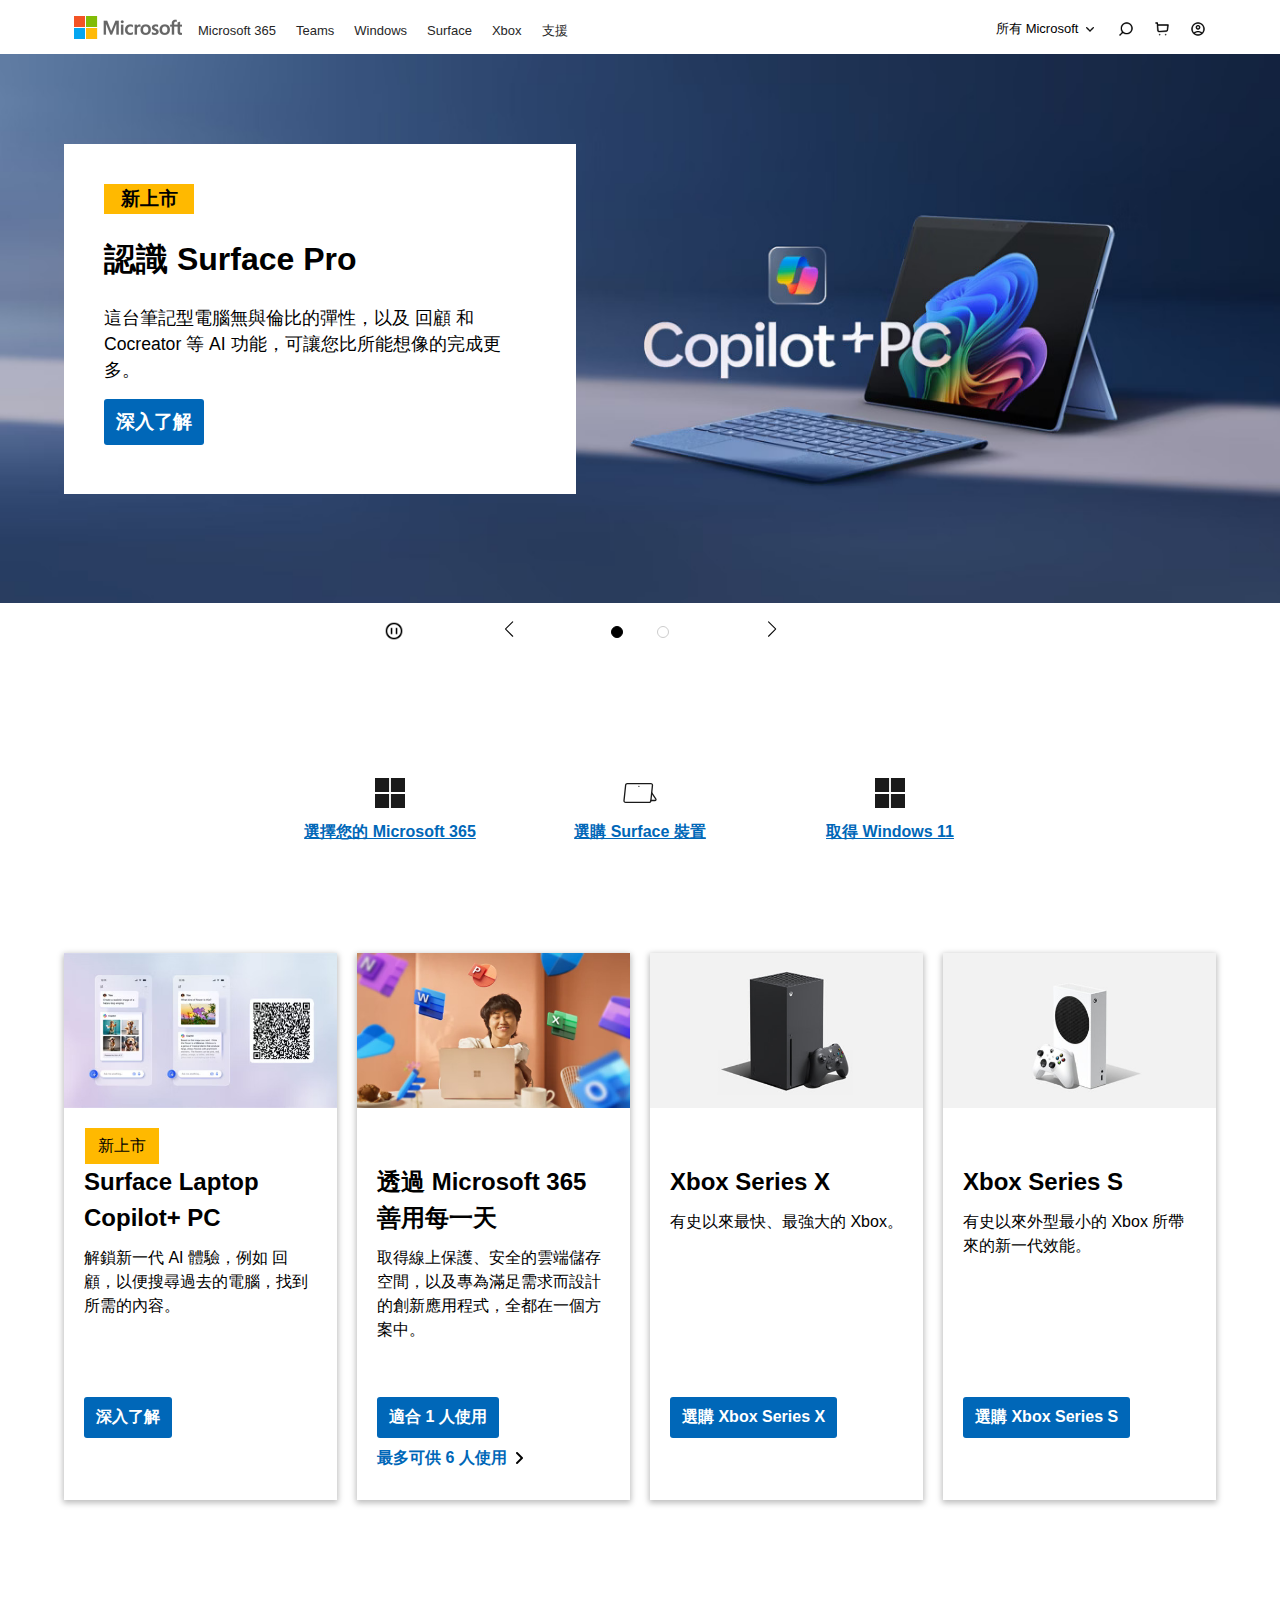
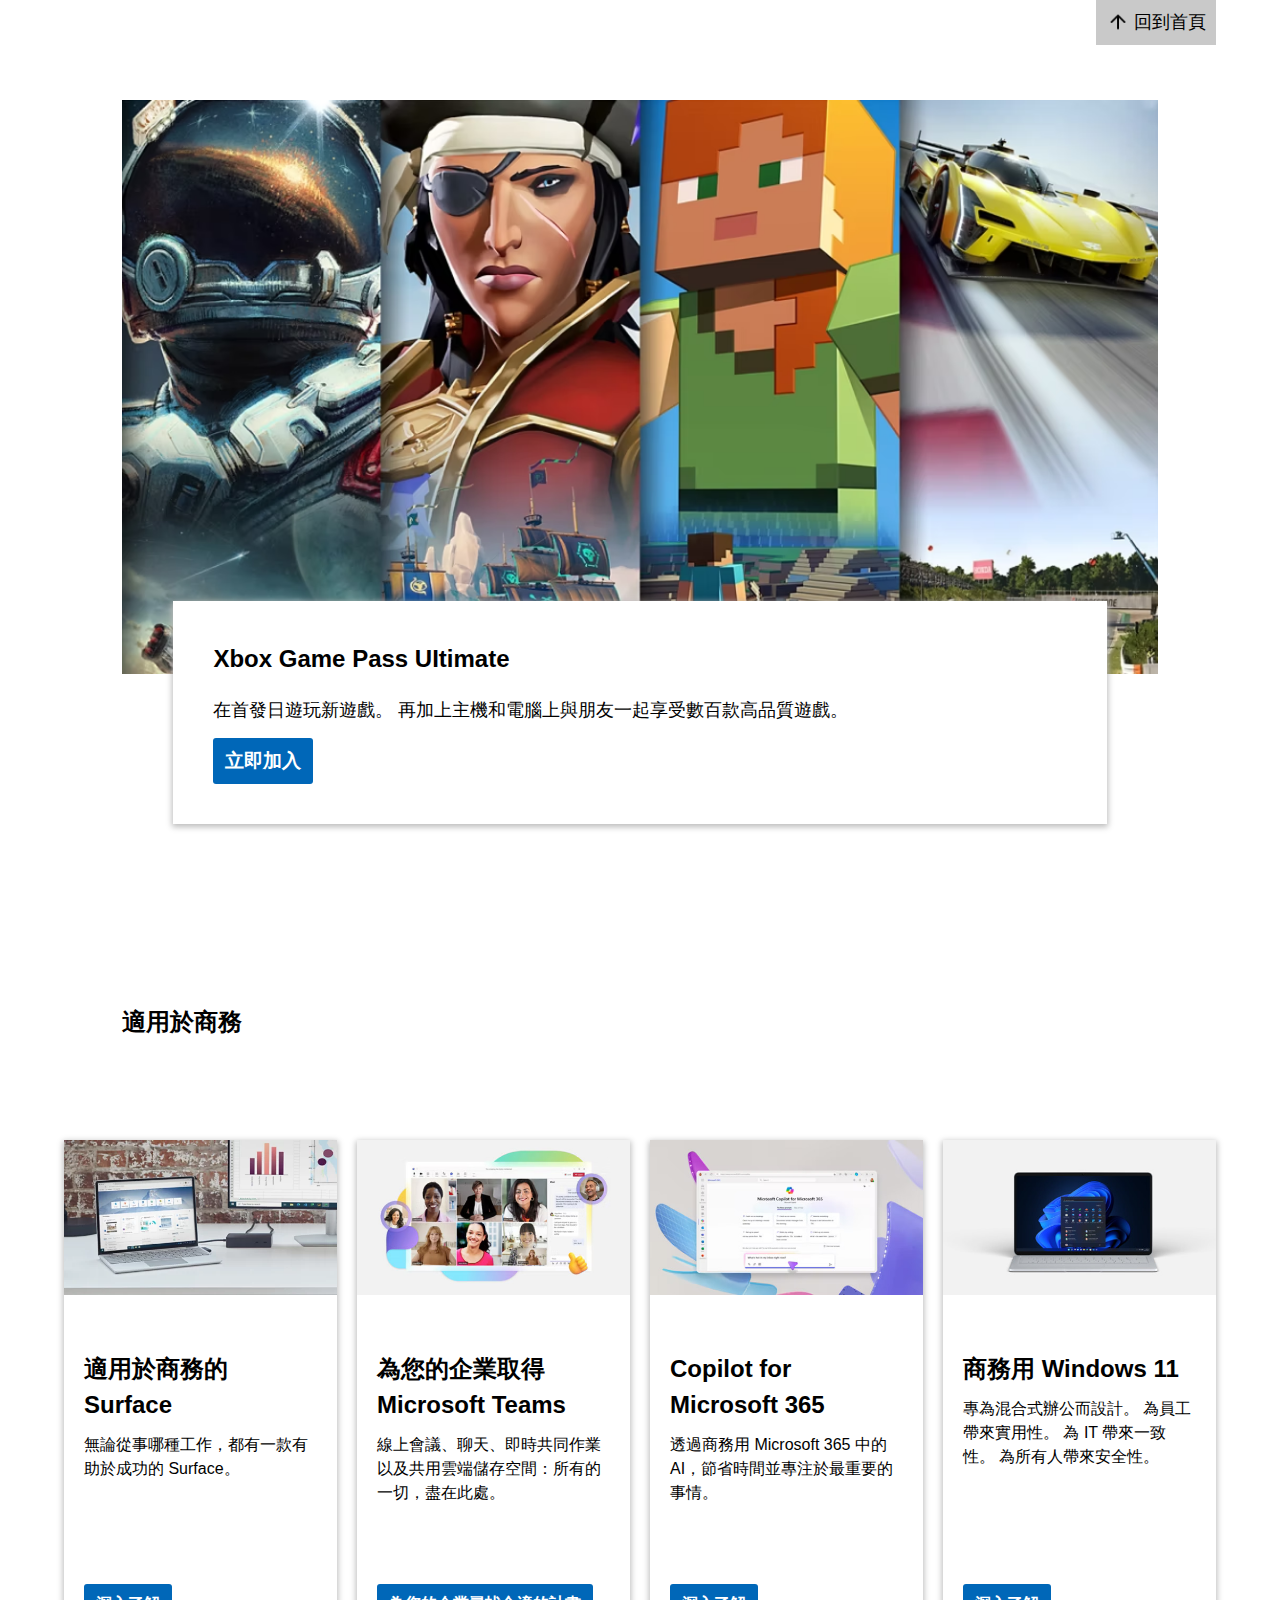
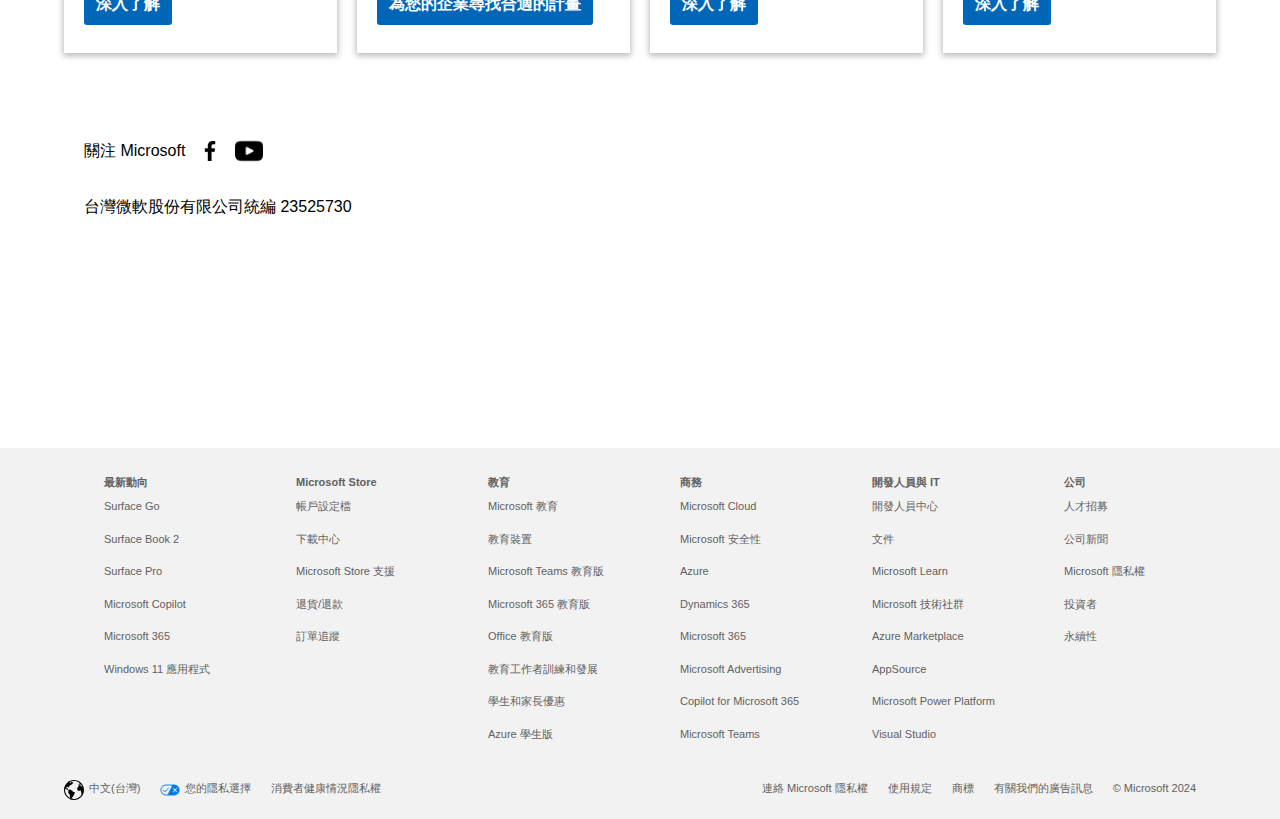
<file: index.html>
<!DOCTYPE html>
<html lang="en">

<head>
    <meta charset="UTF-8">
    <meta name="viewport" content="width=device-width, initial-scale=1.0">
    <title>Microsoft - 雲端、電腦、應用程式和遊戲</title>
    <link rel="stylesheet" href="./css/mic.css">
    <link rel="icon" href="./img/microsoft-page-icon.svg">
    <link rel="stylesheet" href="https://cdnjs.cloudflare.com/ajax/libs/font-awesome/6.5.2/css/all.min.css"
        integrity="sha512-SnH5WK+bZxgPHs44uWIX+LLJAJ9/2PkPKZ5QiAj6Ta86w+fsb2TkcmfRyVX3pBnMFcV7oQPJkl9QevSCWr3W6A=="
        crossorigin="anonymous" referrerpolicy="no-referrer" />
    <link rel="stylesheet" href="https://cdn.jsdelivr.net/npm/swiper@11/swiper-bundle.min.css" />
    <link rel="stylesheet" href="./css/swiper.css">
</head>

<body>
    <nav class="container-full">
        <div class="nav-width container-normal">

            <div class="mobile-ham">
                <input type="checkbox" id="ham-btn-switch" hidden>
                <label for="ham-btn-switch" class="ham-btn" tabindex="0">
                    <div class="line line-1"></div>
                    <div class="line line-2"></div>
                    <div class="line line-3"></div>
                </label>

                <div class="mobile-menu">
                    <ul>
                        <a href="">
                            <li>
                                <span class="mobile-menu-hidden">Microsoft 365</span>
                            </li>
                        </a>

                        <a href="">
                            <li>
                                <span class="mobile-menu-hidden">Teams</span>
                            </li>
                        </a>

                        <a href="">
                            <li>
                                <span class="mobile-menu-hidden">Windows</span>
                            </li>
                        </a>

                        <a href="">
                            <li>
                                <span class="mobile-menu-hidden">Surface</span>
                            </li>
                        </a>

                        <a href="">
                            <li>
                                <span class="mobile-menu-hidden">Xbox</span>
                            </li>
                        </a>

                        <a href="">
                            <li>
                                <span class="mobile-menu-hidden">支援</span>
                            </li>
                        </a>

                        <input type="checkbox" id="sub-item-switch" class="chevron-switch" hidden>
                        <label for="sub-item-switch" class="chevron-label">
                            <li tabindex="1">
                                <span>軟體</span>
                                <i class="fa-solid fa-chevron-down"></i>
                                <i class="fa-solid fa-chevron-up"></i>
                            </li>

                            <ul class="sub-dropdown-menu">
                                <a href="">
                                    <li>Windows 應用程式</li>
                                </a>
                                <a href="">
                                    <li tabindex="1">AI</li>
                                </a>
                                <a href="">
                                    <li tabindex="1">OneDrive</li>
                                </a>
                                <a href="">
                                    <li tabindex="1">Outlook</li>
                                </a>
                                <a href="">
                                    <li tabindex="1">Skype</li>
                                </a>
                                <a href="">
                                    <li tabindex="1">OneNote</li>
                                </a>
                                <a href="">
                                    <li tabindex="1">Microsoft Teams</li>
                                </a>
                            </ul>
                        </label>

                        <input type="checkbox" id="sub-item2-switch" class="chevron-switch" hidden>
                        <label for="sub-item2-switch" class="chevron-label">
                            <li tabindex="1">
                                <span>個人電腦和設備</span>
                                <i class="fa-solid fa-chevron-down"></i>
                                <i class="fa-solid fa-chevron-up"></i>
                            </li>

                            <ul class="sub-dropdown-menu">
                                <a href="">
                                    <li tabindex="1">電腦配備</li>
                                </a>
                            </ul>
                        </label>

                        <input type="checkbox" id="sub-item3-switch" class="chevron-switch" hidden>
                        <label for="sub-item3-switch" class="chevron-label">
                            <li tabindex="1">
                                <span>娛樂</span>
                                <i class="fa-solid fa-chevron-down"></i>
                                <i class="fa-solid fa-chevron-up"></i>
                            </li>

                            <ul class="sub-dropdown-menu">
                                <a href="">
                                    <li tabindex="1">Xbox Game Pass Ultimate</li>
                                </a>

                                <a href="">
                                    <li tabindex="1">Xbox Live Gold</li>
                                </a>

                                <a href="">
                                    <li tabindex="1">Xbox 與遊戲</li>
                                </a>

                                <a href="">
                                    <li tabindex="1">電腦遊戲</li>
                                </a>

                                <a href="">
                                    <li tabindex="1">Windows 遊戲</li>
                                </a>
                            </ul>
                        </label>

                        <input type="checkbox" id="sub-item4-switch" class="chevron-switch" hidden>
                        <label for="sub-item4-switch" class="chevron-label">
                            <li tabindex="1">
                                <span>商務適用</span>
                                <i class="fa-solid fa-chevron-down"></i>
                                <i class="fa-solid fa-chevron-up"></i>
                            </li>

                            <ul class="sub-dropdown-menu">
                                <a href="">
                                    <li tabindex="1">Microsoft Cloud</li>
                                </a>

                                <a href="">
                                    <li tabindex="1">Microsoft 安全性</li>
                                </a>

                                <a href="">
                                    <li tabindex="1">Azure</li>
                                </a>

                                <a href="">
                                    <li tabindex="1">Dynamics 365</li>
                                </a>

                                <a href="">
                                    <li tabindex="1">商務用 Microsoft 365</li>
                                </a>

                                <a href="">
                                    <li tabindex="1">Microsoft 產業</li>
                                </a>

                                <a href="">
                                    <li tabindex="1">Microsoft Power Platform</li>
                                </a>

                                <a href="">
                                    <li tabindex="1">Windows 365</li>
                                </a>
                            </ul>
                        </label>

                        <input type="checkbox" id="sub-item5-switch" class="chevron-switch" hidden>
                        <label for="sub-item5-switch" class="chevron-label">
                            <li tabindex="1">
                                <span>開發人員與IT</span>
                                <i class="fa-solid fa-chevron-down"></i>
                                <i class="fa-solid fa-chevron-up"></i>
                            </li>

                            <ul class="sub-dropdown-menu">
                                <a href="">
                                    <li tabindex="1">開發人員中心</li>
                                </a>

                                <a href="">
                                    <li tabindex="1">文件</li>
                                </a>

                                <a href="">
                                    <li tabindex="1">Microsoft Learn</li>
                                </a>

                                <a href="">
                                    <li tabindex="1">Microsoft 技術社群</li>
                                </a>

                                <a href="">
                                    <li tabindex="1">Azure Marketplace</li>
                                </a>

                                <a href="">
                                    <li tabindex="1">AppSource</li>
                                </a>

                                <a href="">
                                    <li tabindex="1">Visual Studio</li>
                                </a>
                            </ul>
                        </label>

                        <input type="checkbox" id="sub-item6-switch" class="chevron-switch" hidden>
                        <label for="sub-item6-switch" class="chevron-label">
                            <li tabindex="1">
                                <span>其他</span>
                                <i class="fa-solid fa-chevron-down"></i>
                                <i class="fa-solid fa-chevron-up"></i>
                            </li>

                            <ul class="sub-dropdown-menu">
                                <a href="">
                                    <li tabindex="1">Microsoft Rewards</li>
                                </a>

                                <a href="">
                                    <li tabindex="1">免費下載與安全性</li>
                                </a>

                                <a href="">
                                    <li tabindex="1">教育</li>
                                </a>

                                <a href="">
                                    <li tabindex="1">禮品卡</li>
                                </a>

                                <a href="">
                                    <li tabindex="1">Licensing</li>
                                </a>
                            </ul>
                        </label>

                        <a href="">
                            <li>
                                <span class="mobile-menu-hidden">檢視網站地圖</span>
                            </li>
                        </a>

                    </ul>
                </div>
            </div>

            <a href="" class="logo">
                <img src="./img/microsoft-logo1.png" alt="">
            </a>

            <ul class="menu left-menu">
                <a href="">
                    <li>
                        <span class="menu-text-hidden">Microsoft 365</span>
                    </li>
                </a>
                <a href="">
                    <li>
                        <span class="menu-text-hidden">Teams</span>
                    </li>
                </a>
                <a href="">
                    <li>
                        <span class="menu-text-hidden">Windows</span>
                    </li>
                </a>
                <a href="">
                    <li>
                        <span class="menu-text-hidden">Surface</span>
                    </li>
                </a>


                <input type="checkbox" id="more-choice" hidden>
                <label for="more-choice">
                    <li class="more-text" tabindex="0">
                        <span class="more-text">更多</span>
                        <sub><img src="./img/Icon-ArrowDown.png" alt=""></sub>
                    </li>
                </label>


                <div class="dropdown-menu-more">
                    <ul>
                        <li><a href="">Xbox</a></li>
                    </ul>

                    <ul>
                        <li><a href="">支援</a></li>
                    </ul>
                </div>

                <a href="">
                    <li>
                        <span class="left-tool-icon">Xbox</span>
                    </li>
                </a>

                <a href="">
                    <li>
                        <span class="left-tool-icon">支援</span>
                    </li>
                </a>

            </ul>

            <ul class="menu right-menu">
                <input type="checkbox" id="all-365-switch" hidden>
                <label for="all-365-switch">
                    <li class="menu-text-hidden" tabindex="0">
                        <span>所有 Microsoft</span>
                        <sub><img src="./img/Icon-ArrowDown.png" alt=""></sub>
                    </li>
                </label>

                <div class="dropdown-menu">
                    <ul>
                        <h4>軟體</h4>
                        <li><a href="">Windows 應用程式</a></li>
                        <li><a href="">AI</a></li>
                        <li><a href="">OneDrive</a></li>
                        <li><a href="">Outlook</a></li>
                        <li><a href="">Skype</a></li>
                        <li><a href="">OneNote</a></li>
                        <li><a href="">Microsoft Teams</a></li>
                    </ul>

                    <ul>
                        <h4>個人電腦與設備</h4>
                        <li><a href="">電腦配件</a></li>
                    </ul>

                    <ul>
                        <h4>娛樂</h4>
                        <li><a href="">Xbox Game Pass UIyimate</a></li>
                        <li><a href="">Xbox Live Gold</a></li>
                        <li><a href="">Xbox 與遊戲</a></li>
                        <li><a href="">電腦遊戲</a></li>
                        <li><a href="">Windows 遊戲</a></li>
                    </ul>

                    <ul>
                        <h4>商務適用</h4>
                        <li><a href="">Microsoft Cloud</a></li>
                        <li><a href="">Microsoft 安全性</a></li>
                        <li><a href="">Azure</a></li>
                        <li><a href="">Dynamics 365</a></li>
                        <li><a href="">商務用 Microsoft 365</a></li>
                        <li><a href="">Microsoft 產業</a></li>
                        <li><a href="">Microsoft Power Platform</a></li>
                        <li><a href="">Windows 365</a></li>
                    </ul>

                    <ul>
                        <h4>開發人員與 IT</h4>
                        <li><a href="">開發人員中心</a></li>
                        <li><a href="">文件</a></li>
                        <li><a href="">Microsoft Learn</a></li>
                        <li><a href="">Microsoft 技術社群</a></li>
                        <li><a href="">Azure Marketplace</a></li>
                        <li><a href="">AppSource</a></li>
                        <li><a href="">Microsoft Power Platform</a></li>
                        <li><a href="">Visual Studio</a></li>
                    </ul>

                    <ul>
                        <h4>其他</h4>
                        <li><a href="">Microsoft Rewards</a></li>
                        <li><a href="">免費下載與安全性</a></li>
                        <li><a href="">教育</a></li>
                        <li><a href="">禮品卡</a></li>
                        <li><a href="">Licensing</a></li>
                    </ul>

                    <li class="check-map">
                        <a href="">檢視地圖
                            <img src="./img/Icon-ArrowRight.png" alt="">
                        </a>
                    </li>
                </div>

                <a href="">
                    <li class="search-icon">
                        <span class="right-tool-icon">搜尋</span>
                        <sub><img src="./img/Icon-Search.png" alt=""></sub>
                    </li>
                </a>

                <a href="">
                    <li>
                        <span class="right-tool-icon">購物車</span>
                        <sub><img src="./img/Icon-ShoppingCard.png" alt=""></sub>
                    </li>
                </a>

                <a href="">
                    <li>
                        <span class="right-tool-icon">登入</span>
                        <sub><img src="./img/Icon-User.png" alt=""></sub>
                    </li>
                </a>
            </ul>
        </div>


    </nav>

    <header class="container-full">
        <div class="swiper mySwiper">
            <div class="swiper-wrapper">
                <div class="swiper-slide">
                    <picture>
                        <source media="(min-width:1400px)" srcset="./img/header-img/Dark-PC-0.jpg">
                        <source media="(min-width:1086px)" srcset="./img/header-img/Dark-PC-1.jpg">
                        <source media="(min-width:860px)" srcset="./img/header-img/Dark-PC-2.jpg">
                        <source media="(min-width:540px)" srcset="./img/header-img/Dark-PC-3.jpg">
                        <!-- 如果都沒有就用這一張 -->
                        <img class="w-100" src="./img/header-img/Dark-PC-3.jpg" alt="">
                    </picture>
                </div>

                <div class="swiper-slide">
                    <picture>
                        <source media="(min-width:1400px)" srcset="./img/header-img/Dark-PC-0.jpg">
                        <source media="(min-width:1086px)" srcset="./img/header-img/Dark-PC-1.jpg">
                        <source media="(min-width:860px)" srcset="./img/header-img/Dark-PC-2.jpg">
                        <source media="(min-width:540px)" srcset="./img/header-img/Dark-PC-3.jpg">
                        <!-- 如果都沒有就用這一張 -->
                        <img class="w-100" src="./img/header-img/Dark-PC-3.jpg" alt="">
                    </picture>
                </div>
            </div>
        </div>
        <div class="swiper-buttons">
            <div class="swiper-button-next"></div>
            <div class="swiper-button-prev"></div>
            <div class="swiper-pagination"></div>
        </div>

        <div class="header-text">
            <div class="real-text">
                <div class="new">
                    <h3>新上市</h3>
                </div>
                <div class="header-title">
                    <h1>認識 Surface Pro</h1>
                </div>
                <div class="header-content">這台筆記型電腦無與倫比的彈性，以及 回顧 和 Cocreator 等 AI 功能，可讓您比所能想像的完成更多。</div>
                <button>深入了解</button>
            </div>
        </div>
    </header>

    <main class="container-full">
        <section class="container-normal">
            <section class="shop-choice">
                <div class="one-choice">
                    <img src="./img/Icons-Microsoft365.svg" alt="">
                    <div><a href="">選擇您的 Microsoft 365</a></div>
                </div>

                <div class="one-choice">
                    <img src="./img/Icons-Surface-Devices.svg" alt="">
                    <div><a href="">選購 Surface 裝置</a></div>
                </div>

                <div class="one-choice">
                    <img src="./img/Icons-Microsoft365.svg" alt="">
                    <div><a href="">取得 Windows 11</a></div>
                </div>

            </section>

            <section class="cards">
                <a href="" class="one-card">
                    <img src="./img/first-card/card-phoneUI.jpg" alt="">
                    <div class="cards-middle">
                        <div class="card-header">
                            <span>
                                <p>新上市</p>
                            </span>
                        </div>
                        <div class="card-text">
                            <h1>Surface Laptop Copilot+ PC</h1>
                            <p> 解鎖新一代 AI 體驗，例如 回顧，以便搜尋過去的電腦，找到所需的內容。</p>
                        </div>
                    </div>
                    <div class="card-button">
                        <button>深入了解</button>
                    </div>
                </a>

                <a href="" class="one-card">
                    <img src="./img/first-card/card-person.jpg" alt="">
                    <div class="cards-middle">
                        <div class="card-header">
                            <span></span>
                        </div>
                    </div>
                    <div class="card-text">
                        <h1>透過 Microsoft 365 善用每一天</h1>
                        <p>取得線上保護、安全的雲端儲存空間，以及專為滿足需求而設計的創新應用程式，全都在一個方案中。</p>
                    </div>
                    <div class="card-button">
                        <button>適合 1 人使用</button>
                        <h4>最多可供 6 人使用
                            <img src="./img/Icon-ArrowRight.png" alt="">
                        </h4>
                    </div>
                </a>

                <a href="" class="one-card">
                    <img src="./img/first-card/card-XBOX.jpg" alt="">
                    <div class="cards-middle">
                        <div class="card-header">
                            <span></span>
                        </div>
                        <div class="card-text">
                            <h1>Xbox Series X</h1>
                            <p>有史以來最快、最強大的 Xbox。</p>
                        </div>
                    </div>
                    <div class="card-button">
                        <button>選購 Xbox Series X</button>
                    </div>
                </a>

                <a href="" class="one-card">
                    <img src="./img/first-card/card-WhiteXBOX.jpg" alt="">
                    <div class="cards-middle">
                        <div class="card-header">
                            <span> </span>
                        </div>
                        <div class="card-text">
                            <h1>Xbox Series S</h1>
                            <p>有史以來外型最小的 Xbox 所帶來的新一代效能。</p>
                        </div>
                    </div>
                    <div class="card-button">
                        <button>選購 Xbox Series S</button>
                    </div>
                </a>
            </section>

            <section class="container-full">
                <section class="container-normal">
                    <section class="middle-img">
                        <picture>
                            <source media="(min-width:1400px)" srcset="./img/middle-img/orange-PC-1.jpg">
                            <source media="(min-width:1080px)" srcset="./img/middle-img/orange-PC-2.jpg">
                            <source media="(min-width:860px)" srcset="./img/middle-img/orange-PC-3.jpg">
                            <source media="(min-width:540px)" srcset="./img/middle-img/orange-PC-3.jpg">
                            <!-- 如果都沒有就用這一張 -->
                            <img class="w-100" src="./img/middle-img/orange-PC-3.jpg" alt="">
                        </picture>

                        <div class="header-text">
                            <div class="real-text">
                                <div class="header-title">
                                    <h1>Xbox Game Pass UItimate</h1>
                                </div>
                                <div class="header-content">在首發日遊玩新遊戲。 再加上主機和電腦上與朋友一起享受數百款高品質遊戲。</div>
                                <button>立即加入</button>
                            </div>
                        </div>

                    </section>

                    <section class="card-title">
                        <h2>適用於商務</h2>
                    </section>
                </section>

                <section class="cards">
                    <a href="" class="one-card">
                        <img src="./img/sec-card/card-screen.jpg" alt="">
                        <div class="cards-middle">
                            <div class="card-header">
                                <span> </span>
                            </div>
                            <div class="card-text">
                                <h1>適用於商務的 Surface</h1>
                                <p> 無論從事哪種工作，都有一款有助於成功的 Surface。</p>
                            </div>
                        </div>
                        <div class="card-button">
                            <button>深入了解</button>
                        </div>
                    </a>

                    <a href="" class="one-card">
                        <img src="./img/sec-card/card-meetingUI.jpg" alt="">
                        <div class="cards-middle">
                            <div class="card-header">
                                <span> </span>
                            </div>
                            <div class="card-text">
                                <h1>為您的企業取得 Microsoft Teams</h1>
                                <p>線上會議、聊天、即時共同作業以及共用雲端儲存空間：所有的一切，盡在此處。</p>
                            </div>
                        </div>
                        <div class="card-button">
                            <button>為您的企業尋找合適的計畫</button>
                        </div>
                    </a>

                    <a href="" class="one-card">
                        <img src="./img/sec-card/card-webUI.jpg" alt="">
                        <div class="cards-middle">
                            <div class="card-header">
                                <span> </span>
                            </div>
                            <div class="card-text">
                                <h1>Copilot for Microsoft 365</h1>
                                <p>透過商務用 Microsoft 365 中的 AI，節省時間並專注於最重要的事情。</p>
                            </div>
                        </div>
                        <div class="card-button">
                            <button>深入了解</button>
                        </div>
                    </a>

                    <a href="" class="one-card">
                        <img src="./img/sec-card/card-laptop.jpg" alt="">
                        <div class="cards-middle">
                            <div class="card-header">
                                <span> </span>
                            </div>
                            <div class="card-text">
                                <h1>商務用 Windows 11</h1>
                                <p>專為混合式辦公而設計。 為員工帶來實用性。 為 IT 帶來一致性。 為所有人帶來安全性。</p>
                            </div>
                        </div>
                        <div class="card-button">
                            <button>深入了解</button>
                        </div>
                    </a>
                </section>

                <section class="other">
                    <div class="other-text">
                        <p class="focus-on">關注 Microsoft</p>
                        <img class="fb-icon" src="./img/facebook-app-symbol.png" alt="">
                        <img src="./img/youtube.png" alt="">
                    </div>
                    <p>台灣微軟股份有限公司統編 23525730</p>
                </section>

                <button class="go-top">
                    <img src="./img/Icon-ArrowUp.png" alt="">回到首頁
                </button>
            </section>
        </section>
    </main>


    <footer>
        <section class="container-normal">
            <div class="footer-menu">
                <ul>
                    <h4>最新動向</h4>
                    <li><a href="">Surface Go</a></li>
                    <li><a href="">Surface Book 2</a></li>
                    <li><a href="">Surface Pro</a></li>
                    <li><a href="">Microsoft Copilot</a></li>
                    <li><a href="">Microsoft 365</a></li>
                    <li><a href="">Windows 11 應用程式</a></li>
                </ul>

                <ul>
                    <h4>Microsoft Store</h4>
                    <li><a href="">帳戶設定檔</a></li>
                    <li><a href="">下載中心</a></li>
                    <li><a href="">Microsoft Store 支援</a></li>
                    <li><a href="">退貨/退款</a></li>
                    <li><a href="">訂單追蹤</a></li>
                </ul>

                <ul>
                    <h4>教育</h4>
                    <li><a href="">Microsoft 教育</a></li>
                    <li><a href="">教育裝置</a></li>
                    <li><a href="">Microsoft Teams 教育版</a></li>
                    <li><a href="">Microsoft 365 教育版</a></li>
                    <li><a href="">Office 教育版</a></li>
                    <li><a href="">教育工作者訓練和發展</a></li>
                    <li><a href="">學生和家長優惠</a></li>
                    <li><a href="">Azure 學生版</a></li>
                </ul>

                <ul>
                    <h4>商務</h4>
                    <li><a href="">Microsoft Cloud</a></li>
                    <li><a href="">Microsoft 安全性</a></li>
                    <li><a href="">Azure</a></li>
                    <li><a href="">Dynamics 365</a></li>
                    <li><a href="">Microsoft 365</a></li>
                    <li><a href="">Microsoft Advertising</a></li>
                    <li><a href="">Copilot for Microsoft 365</a></li>
                    <li><a href="">Microsoft Teams</a></li>
                </ul>

                <ul>
                    <h4>開發人員與 IT</h4>
                    <li><a href="">開發人員中心</a></li>
                    <li><a href="">文件</a></li>
                    <li><a href="">Microsoft Learn</a></li>
                    <li><a href="">Microsoft 技術社群</a></li>
                    <li><a href="">Azure Marketplace</a></li>
                    <li><a href="">AppSource</a></li>
                    <li><a href="">Microsoft Power Platform</a></li>
                    <li><a href="">Visual Studio</a></li>
                </ul>

                <ul>
                    <h4>公司</h4>
                    <li><a href="">人才招募</a></li>
                    <li><a href="">公司新聞</a></li>
                    <li><a href="">Microsoft 隱私權</a></li>
                    <li><a href="">投資者</a></li>
                    <li><a href="">永續性</a></li>
                </ul>
            </div>

            <div class="footer-nav">
                <ul class="left-a">
                    <li>
                        <img src="./img/Icon-Earth.svg" alt="">
                        <a href="">中文(台灣)</a>
                    </li>
                    <li><img src="./img/Icon-yes-no.png" alt="">
                        <a href="">您的隱私選擇</a>
                    </li>
                    <li><a href="">消費者健康情況隱私權</a></li>
                </ul>

                <ul class="right-a">
                    <li><a href="">連絡 Microsoft 隱私權</a></li>
                    <li><a href="">使用規定</a></li>
                    <li><a href="">商標</a></li>
                    <li><a href="">有關我們的廣告訊息</a></li>
                    <li>© Microsoft 2024</li>
                </ul>
            </div>
        </section>
    </footer>

    <script src="https://cdn.jsdelivr.net/npm/swiper@11/swiper-bundle.min.js"></script>

    <!-- Initialize Swiper -->
    <script>
        let swiper = new Swiper(".mySwiper", {

            autoplay: {
                delay: 1000,
                disableOnInteraction: false,
            },
            loop: true,

            // 分頁
            pagination: {
                el: ".swiper-pagination",
                // 按圈圈會動作
                clickable: true,

                renderBullet: function (index, className) {
                    console.log('index= ', index);
                    console.log('className =', className);
                    // 不知道是不是因為img的關係 點圈圈會壞掉
                    if (index === 0) {
                        return `
                        <img src="./img/Icon-Stop-Light.png" class="stop" />
                        <img src="./img/Icon-Stop-Dark.png" class="play" />
                        <span class=" ${className}"></span>
                        `;
                    } else {
                        return `
                        <span class=" ${className}"></span>
                        `;
                    }
                },
            },

            // 導覽
            navigation: {
                nextEl: ".swiper-button-next",
                prevEl: ".swiper-button-prev",
            },
        });

        const stopBtn = document.querySelector('.stop');
        const playBtn = document.querySelector('.play');

        stopBtn.addEventListener('click', () => {
            swiper.autoplay.stop();
            stopBtn.style.display = 'none';
            playBtn.style.display = 'inline-block';
        });

        playBtn.addEventListener('click', () => {
            swiper.autoplay.start();
            stopBtn.style.display = 'inline-block';
            playBtn.style.display = 'none';
        });
    </script>
</body>

</html>
</file>
<file: css/mic.css>
@keyframes circle1-b {
  0%, 60% {
    background-color: #fff;
  }
  10%, 50% {
    background-color: #000;
  }
}
@keyframes circle2-b {
  0%, 60% {
    background-color: #fff;
  }
  10%, 50% {
    background-color: #000;
  }
}
* {
  box-sizing: border-box;
}

body {
  margin: 0;
  width: 100%;
  height: 100vh;
  font-family: "Segoe UI", SegoeUI, "Helvetica Neue", Helvetica, Arial, sans-serif;
  font-size: 1rem;
  font-weight: 400;
  line-height: 1.5;
  color: #000;
  background-color: #fff;
}
body .container-normal {
  width: 90%;
  max-width: 1600px;
  margin: auto;
}
body .container-full {
  width: 100%;
  max-width: 1920px;
  margin: auto;
}
body .w-100 {
  width: 100%;
}

nav {
  width: 100%;
  height: 54px;
  display: flex;
  justify-content: flex-start;
  align-items: center;
  font-size: 13px;
  padding: 0;
  position: relative;
}
nav .nav-width {
  display: flex;
  align-items: center;
}
nav .nav-width .logo {
  width: 137px;
  height: 100%;
  padding: 16px 6px 16px 10px;
}
nav .nav-width .logo img {
  width: 108px;
  height: 23px;
}
@media (max-width: 860px) {
  nav .nav-width .logo {
    position: absolute;
    left: 50%;
    transform: translate(-50%);
  }
}
nav .nav-width ul {
  margin: 0;
  padding: 0;
  list-style: none;
  display: flex;
}
nav .nav-width ul a {
  text-decoration: none;
  color: #262626;
  justify-content: center;
}
nav .nav-width ul a span:hover {
  border-bottom: 3px solid;
  cursor: pointer;
  margin-top: 3px;
}
nav .nav-width ul .menu-text-hidden span:hover {
  border-bottom: 3px solid #262626;
  margin-bottom: -1px;
  cursor: pointer;
}
nav .nav-width ul .menu-text-hidden:focus {
  outline: 1px dashed #000;
  outline-offset: -2px;
}
@media (max-width: 860px) {
  nav .nav-width ul .menu-text-hidden {
    display: none;
  }
}
nav .nav-width ul .more-text span:hover {
  border-bottom: 3px solid #262626;
  margin-bottom: -4px;
  cursor: pointer;
}
nav .nav-width ul .more-text:focus {
  outline: 1px dashed #000;
  outline-offset: -1px;
}
nav .nav-width .left-menu {
  width: 1100px;
  min-width: 400px;
  align-items: center;
}
nav .nav-width .left-menu li {
  padding: 14px 10px;
  display: flex;
  flex-direction: row;
  align-items: center;
}
nav .nav-width .left-menu li img {
  width: 16px;
  height: 16px;
  display: none;
}
@media (max-width: 980px) {
  nav .nav-width .left-menu li img {
    display: block;
  }
}
@media (max-width: 860px) {
  nav .nav-width .left-menu li img {
    display: none;
  }
}
@media (max-width: 980px) {
  nav .nav-width .left-menu li .left-tool-icon {
    display: none;
  }
}
@media (max-width: 860px) {
  nav .nav-width .left-menu li {
    display: none;
  }
}
nav .nav-width .left-menu input[type=checkbox] {
  display: none;
}
nav .nav-width .left-menu .more-text {
  display: none;
}
@media (max-width: 980px) {
  nav .nav-width .left-menu .more-text {
    display: flex;
  }
}
@media (max-width: 860px) {
  nav .nav-width .left-menu .more-text {
    display: none;
  }
}
nav .nav-width .left-menu .dropdown-menu-more {
  background-color: #f2f2f2;
  width: 100px;
  display: none;
  flex-wrap: wrap;
  position: absolute;
  left: 412px;
  top: 54px;
  z-index: 9;
}
nav .nav-width .left-menu .dropdown-menu-more ul {
  flex-direction: column;
  padding: 10px 30px 0;
  list-style: none;
  margin-bottom: 10px;
  font-size: 0.8rem;
}
nav .nav-width .left-menu .dropdown-menu-more ul li {
  padding: 8px 0;
}
nav .nav-width .left-menu .dropdown-menu-more a:focus {
  outline: 1px dashed #000;
  outline-offset: 4px;
}
nav .nav-width .left-menu #more-choice:checked ~ .dropdown-menu-more {
  display: flex !important;
}
@media (max-width: 1400px) {
  nav .nav-width .left-menu {
    width: 900px;
    min-width: 200px;
  }
}
nav .nav-width .right-menu {
  width: 550px;
  min-width: 240px;
  justify-content: flex-end;
  align-items: center;
}
nav .nav-width .right-menu li {
  padding: 12px 10px;
}
@media (max-width: 1400px) {
  nav .nav-width .right-menu li .right-tool-icon {
    display: none;
  }
}
nav .nav-width .right-menu li img {
  width: 16px;
  height: 16px;
}
@media (max-width: 860px) {
  nav .nav-width .right-menu .search-icon {
    position: absolute;
    left: 10%;
    top: 5px;
  }
}
nav .nav-width .right-menu .dropdown-menu {
  background-color: #f2f2f2;
  width: 75%;
  display: none;
  flex-wrap: wrap;
  position: absolute;
  left: 50%;
  top: 54px;
  transform: translate(-50%);
  z-index: 9;
}
nav .nav-width .right-menu .dropdown-menu ul {
  width: 16.6666666667%;
  flex-direction: column;
  padding: 0 30px;
  list-style: none;
  margin-bottom: 20px;
  font-size: 0.8rem;
}
nav .nav-width .right-menu .dropdown-menu ul li {
  padding: 8px 0;
}
@media (max-width: 1265px) {
  nav .nav-width .right-menu .dropdown-menu ul {
    width: 33.3333333333%;
  }
}
nav .nav-width .right-menu .dropdown-menu .check-map {
  background-color: #E6E6E6;
  width: 100%;
  padding: 10px 0;
  display: flex;
  justify-content: center;
}
nav .nav-width .right-menu .dropdown-menu .check-map a {
  display: flex;
  align-items: center;
}
nav .nav-width .right-menu .dropdown-menu .check-map a:hover {
  border-bottom: 1px solid #262626;
  margin-bottom: -1px;
}
nav .nav-width .right-menu .dropdown-menu a:focus {
  outline: 1px dashed #000;
  outline-offset: 4px;
}
@media (max-width: 1400px) {
  nav .nav-width .right-menu .dropdown-menu {
    width: 80%;
  }
}
nav .nav-width .right-menu #all-365-switch:checked ~ .dropdown-menu {
  display: flex !important;
}
@media (max-width: 860px) {
  nav .nav-width .right-menu {
    min-width: 60px;
  }
}
nav .nav-width a:focus {
  outline: 1px dashed #000;
  outline-offset: -2px;
}
nav .nav-width .mobile-ham .ham-btn {
  width: 28px;
  height: 28px;
  display: none;
  position: relative;
}
nav .nav-width .mobile-ham .ham-btn .line {
  background-color: #000;
  width: 80%;
  height: 2px;
  position: absolute;
  left: 50%;
  transform: translate(-50%, -50%);
  transition: 0.5s;
}
nav .nav-width .mobile-ham .ham-btn .line-1 {
  top: 25%;
}
nav .nav-width .mobile-ham .ham-btn .line-2 {
  top: 50%;
}
nav .nav-width .mobile-ham .ham-btn .line-3 {
  top: 75%;
}
nav .nav-width .mobile-ham .ham-btn:focus {
  outline: 1px dashed #000;
  outline-offset: 4px;
}
@media (max-width: 860px) {
  nav .nav-width .mobile-ham .ham-btn {
    display: flex;
  }
}
nav .nav-width .mobile-ham #ham-btn-switch:checked + .ham-btn .line-1 {
  top: 50%;
  transform: translate(-50%, -50%) rotate(45deg);
}
nav .nav-width .mobile-ham #ham-btn-switch:checked + .ham-btn .line-2 {
  display: none;
}
nav .nav-width .mobile-ham #ham-btn-switch:checked + .ham-btn .line-3 {
  top: 50%;
  transform: translate(-50%, -50%) rotate(-45deg);
}
nav .nav-width .mobile-ham #ham-btn-switch:checked ~ .mobile-menu {
  display: flex !important;
}
nav .nav-width .mobile-ham .mobile-menu {
  background-color: #f1f1f1;
  width: 100%;
  flex-wrap: wrap;
  position: absolute;
  top: 54px;
  left: 0;
  z-index: 9;
  padding: 0;
  margin: 0;
  display: none;
}
nav .nav-width .mobile-ham .mobile-menu ul {
  width: 100%;
  flex-direction: column;
  font-size: 0.95rem;
  list-style: none;
  margin-bottom: 10px;
}
nav .nav-width .mobile-ham .mobile-menu ul li {
  padding: 15px 20px;
  border-bottom: 0.5px solid #e6e6e6;
  display: flex;
  cursor: pointer;
}
nav .nav-width .mobile-ham .mobile-menu ul li:focus {
  outline: 1px dashed #000;
  outline-offset: -3px;
}
nav .nav-width .mobile-ham .mobile-menu ul span:hover {
  border-bottom: 0;
  margin-top: 0;
}
nav .nav-width .mobile-ham .mobile-menu ul .sub-dropdown-menu {
  display: none;
  margin: 0 20px;
}
nav .nav-width .mobile-ham .mobile-menu ul .fa-chevron-down {
  display: block;
  margin-left: auto;
}
nav .nav-width .mobile-ham .mobile-menu ul .fa-chevron-up {
  display: none;
}
nav .nav-width .mobile-ham .mobile-menu ul .chevron-switch:checked + label .fa-chevron-down {
  display: none;
}
nav .nav-width .mobile-ham .mobile-menu ul .chevron-switch:checked + label .fa-chevron-up {
  display: block;
  margin-left: auto;
}
nav .nav-width .mobile-ham .mobile-menu ul .chevron-switch:checked + label .sub-dropdown-menu {
  display: flex !important;
  flex-direction: column;
  padding: 0;
}

header {
  position: relative;
  flex-wrap: wrap;
}
header .header-text {
  width: 40%;
  position: absolute;
  left: 5%;
  top: 15%;
  display: flex;
  align-items: center;
}
header .header-text .real-text {
  background-color: #fff;
  width: 100%;
  height: 350px;
  padding: 40px;
  position: relative;
  z-index: 2;
}
header .header-text .real-text .new {
  background-color: #ffb900;
  width: 90px;
  height: 30px;
  text-align: center;
  line-height: 30px;
  font-weight: 600;
}
header .header-text .real-text .new h3 {
  margin: 0;
}
header .header-text .real-text .header-content {
  font-size: 1.1rem;
}
header .header-text .real-text button {
  background-color: #0067b8;
  border: none;
  color: white;
  border-radius: 3px;
  padding: 10px 12px;
  text-align: center;
  text-decoration: none;
  display: inline-block;
  font-size: 1.2rem;
  font-weight: 600;
  margin-top: 15px;
}
header .header-text .real-text button:hover {
  background-color: #025b9f;
  box-shadow: 0 0.125rem 0.25rem 0 rgba(0, 0, 0, 0.13), 0 0 0.0625rem 0 rgba(0, 0, 0, 0.11);
  cursor: pointer;
}
@media (max-width: 1085px) {
  header .header-text .real-text {
    height: 100%;
  }
}
@media (max-width: 1085px) {
  header .header-text {
    position: relative;
    width: 90%;
    top: -80px;
    box-shadow: 0 2px 6px 1px #bcbcbc;
  }
}
header .header-pic-button {
  width: 100%;
  margin-top: 2%;
  display: flex;
  justify-content: center;
}
header .header-pic-button img {
  width: 28px;
  height: 28px;
  margin: 0 15px;
}
header .header-pic-button .stop-icon {
  width: 28px;
  height: 28px;
  margin: 0 15px;
  background-image: url(../img/Icon-Stop-Light.png);
  background-size: cover;
  transition: background-image 0.3s ease-in-out;
}
header .header-pic-button .stop-icon:hover {
  background-image: url(../img/Icon-Stop-Dark.png);
}
header .header-pic-button .page-circle {
  width: 10px;
  height: 10px;
  border: 1px solid #000;
  border-radius: 50%;
  margin: 8px 15px;
}
header .header-pic-button .circle1 {
  background-color: #ffffff;
  animation: circle1-b 5s ease-in-out infinite;
}
header .header-pic-button .circle2 {
  background-color: #ffffff;
  animation: circle2-b 5s ease-in-out 2.5s infinite;
}
@media (max-width: 1085px) {
  header .header-pic-button {
    margin-top: -50px;
  }
}

main section {
  padding: 50px 0;
}
main .shop-choice {
  display: flex;
  justify-content: center;
  align-items: center;
  text-align: center;
  flex-wrap: wrap;
}
main .shop-choice .one-choice {
  align-items: center;
  padding: 20px;
  width: 250px;
  height: 100px;
}
main .shop-choice .one-choice img {
  width: 40px;
  height: 40px;
}
main .shop-choice .one-choice a {
  color: #0067b8;
  font-weight: 600;
}
main .shop-choice .one-choice a:focus {
  border: 3px dotted #0067b8;
  padding: 2px;
}
main .cards {
  display: flex;
  justify-content: space-between;
  flex-wrap: wrap;
}
main .cards a {
  text-decoration: none;
  color: #000;
}
main .cards .one-card {
  width: calc((100% - 60px) / 4);
  box-shadow: 0 2px 6px 1px #bcbcbc;
  display: flex;
  flex-direction: column;
  flex-wrap: wrap;
}
main .cards .one-card img {
  width: 100%;
}
main .cards .one-card .cards-middle .card-header {
  padding: 20px 20px 0;
  display: flex;
  min-width: 75px;
  height: 56px;
}
main .cards .one-card .cards-middle .card-header span {
  min-width: 75px;
  display: flex;
  align-items: center;
  justify-content: center;
}
main .cards .one-card .cards-middle .card-header span p {
  background-color: #ffb900;
  padding: 6px 13px;
  margin: 0;
}
main .cards .one-card .card-text {
  padding: 0 20px;
  min-height: 205px;
}
main .cards .one-card .card-text h1 {
  margin: 0 0 10px;
  font-size: x-large;
}
main .cards .one-card .card-text p {
  margin: 0;
}
main .cards .one-card .card-button {
  padding: 20px 20px;
}
main .cards .one-card .card-button button {
  background-color: #0067b8;
  border: none;
  color: white;
  border-radius: 3px;
  padding: 10px 12px;
  margin: 8px 0;
  text-align: center;
  text-decoration: none;
  display: inline-block;
  font-size: 16px;
  font-weight: 600;
}
main .cards .one-card .card-button button:hover {
  background-color: #025b9f;
  box-shadow: 0 0.125rem 0.25rem 0 rgba(0, 0, 0, 0.13), 0 0 0.0625rem 0 rgba(0, 0, 0, 0.11);
  cursor: pointer;
}
main .cards .one-card .card-button h4 {
  color: #0067B8;
  margin: 0 0 10px;
  display: flex;
  align-items: center;
}
main .cards .one-card .card-button h4 img {
  width: 24px;
  height: 24px;
}
@media (max-width: 1085px) {
  main .cards .one-card {
    width: calc((100% - 60px) / 2);
    margin-bottom: 40px;
  }
}
@media (max-width: 600px) {
  main .cards .one-card {
    width: 100%;
  }
}
main .cards .one-card a {
  text-decoration: none;
  color: #000;
}
main .cards .one-card h2 {
  margin: 0;
}
main .middle-img {
  position: relative;
  flex-wrap: wrap;
}
main .middle-img .header-text {
  width: 40%;
  position: absolute;
  left: 5%;
  top: 23%;
  display: flex;
  align-items: center;
}
main .middle-img .header-text .real-text {
  width: 100%;
  padding: 40px;
  color: #fff;
}
main .middle-img .header-text .real-text h1 {
  font-size: x-large;
  margin: 0 0 20px;
}
main .middle-img .header-text .real-text .header-content {
  font-size: 1.1rem;
}
main .middle-img .header-text .real-text button {
  background-color: #0067b8;
  border: none;
  color: white;
  border-radius: 3px;
  padding: 10px 12px;
  text-align: center;
  text-decoration: none;
  display: inline-block;
  font-size: 1.2rem;
  font-weight: 600;
  margin-top: 15px;
}
@media (max-width: 1400px) {
  main .middle-img .header-text .real-text {
    height: 100%;
    color: #000;
  }
}
@media (max-width: 1400px) {
  main .middle-img .header-text {
    background-color: #fff;
    position: relative;
    width: 90%;
    top: -80px;
    box-shadow: 0 2px 6px 1px #bcbcbc;
  }
}
main .card-title {
  padding-bottom: 0;
}
main .card-title h2 {
  margin: 0;
}
main .other {
  height: 200px;
  padding: 20px;
  display: flex;
  flex-direction: column;
  justify-content: flex-start;
}
main .other .other-text {
  display: flex;
  align-items: center;
}
main .other .other-text img {
  width: 28px;
  height: 28px;
  margin-left: 15px;
}
main .other .other-text .fb-icon {
  width: 20px;
  height: 20px;
}
main .go-top {
  background-color: #c9c9c9;
  width: 120px;
  height: 45px;
  line-height: 60px;
  text-align: center;
  position: sticky;
  left: 100%;
  bottom: 2%;
  display: flex;
  align-items: center;
  justify-content: center;
  font-size: 1.1rem;
  border: 0;
}
main .go-top img {
  width: 22px;
  height: 22px;
  margin-right: 5px;
}
main .go-top:hover {
  background-color: #ffffff;
  box-shadow: 0 0.125rem 0.25rem 0 rgba(0, 0, 0, 0.13), 0 0 0.0625rem 0 rgba(0, 0, 0, 0.11);
  cursor: pointer;
}
main .go-top:focus {
  outline: 3px dotted #000;
  outline-offset: -5px;
}

footer {
  background-color: #f2f2f2;
  color: #616161;
  font-size: 11px;
}
footer .footer-menu {
  display: flex;
  flex-wrap: wrap;
}
footer .footer-menu ul {
  width: 16.6666666667%;
  flex-direction: column;
  list-style: none;
}
footer .footer-menu ul h4 {
  margin-bottom: 0px;
}
footer .footer-menu ul li {
  padding: 8px 0;
}
@media (max-width: 1085px) {
  footer .footer-menu ul {
    width: 33.3333333333%;
  }
}
@media (max-width: 600px) {
  footer .footer-menu ul {
    width: 50%;
  }
}
@media (max-width: 390px) {
  footer .footer-menu ul {
    width: 100%;
  }
}
footer .footer-nav {
  width: 100%;
  display: flex;
  flex-wrap: wrap;
}
footer .footer-nav ul {
  display: flex;
  list-style: none;
}
footer .footer-nav ul li {
  display: flex;
  padding: 8px 20px 8px 0;
}
footer .footer-nav ul li img {
  width: 20px;
  height: 20px;
  margin-right: 5px;
}
footer .footer-nav .left-a {
  width: 40%;
  padding: 0;
}
@media (max-width: 1085px) {
  footer .footer-nav .left-a {
    width: auto;
    flex-wrap: wrap;
  }
}
@media (max-width: 980px) {
  footer .footer-nav .left-a {
    padding-left: 40px;
  }
}
footer .footer-nav .right-a {
  display: flex;
  justify-content: flex-end;
  margin-left: auto;
}
@media (max-width: 1085px) {
  footer .footer-nav .right-a {
    width: auto;
    padding: 0;
  }
}
@media (max-width: 980px) {
  footer .footer-nav .right-a {
    justify-content: flex-start;
    margin-left: 0;
    flex-wrap: wrap;
    padding-left: 40px;
  }
}
footer a {
  text-decoration: none;
  color: #616161;
}
footer a:hover {
  color: rgba(0, 0, 0, 0.9);
  text-decoration: underline;
}
footer a:focus {
  outline: 1px dashed #000;
  outline-offset: 4px;
}/*# sourceMappingURL=mic.css.map */
</file>
